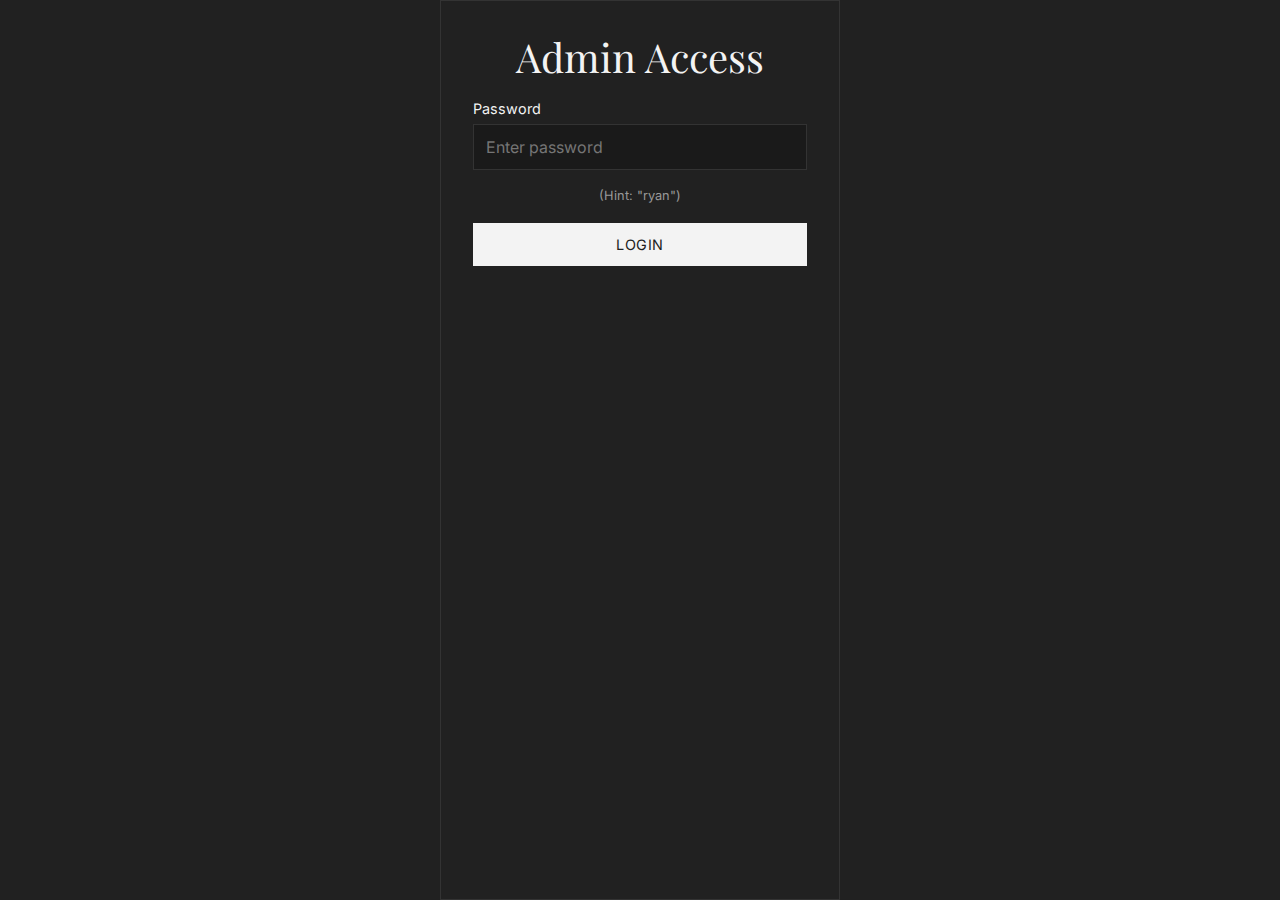
<file: admin.html>
<!DOCTYPE html>
<html lang="en">

<head>
    <meta charset="UTF-8">
    <meta name="viewport" content="width=device-width, initial-scale=1.0">
    <title>Admin Dashboard | 31blume</title>

    <!-- Fonts -->
    <link rel="preconnect" href="https://fonts.googleapis.com">
    <link
        href="https://fonts.googleapis.com/css2?family=Inter:wght@300;400;500&family=Playfair+Display:ital,wght@0,400;0,600;1,400&display=swap"
        rel="stylesheet">

    <!-- Styles -->
    <link rel="stylesheet" href="assets/css/style.css">
    <link rel="stylesheet" href="assets/css/components.css">

    <style>
        .dashboard-header {
            display: flex;
            justify-content: space-between;
            align-items: center;
            margin-bottom: 2rem;
            border-bottom: 1px solid var(--color-border);
            padding-bottom: 1rem;
        }

        .stat-card {
            background: var(--color-surface);
            padding: 1.5rem;
            border-radius: 4px;
            text-align: center;
            border: 1px solid var(--color-border);
        }

        .stat-value {
            font-size: 2rem;
            font-weight: 600;
            color: var(--color-text);
        }

        .booking-list {
            margin-top: 2rem;
        }

        .booking-item {
            background: var(--color-surface);
            border: 1px solid var(--color-border);
            padding: 1.5rem;
            margin-bottom: 1rem;
            border-radius: 4px;
            display: flex;
            justify-content: space-between;
            align-items: center;
        }

        .badge {
            display: inline-block;
            padding: 4px 8px;
            font-size: 0.75rem;
            border-radius: 4px;
            background: #333;
            color: #ccc;
            text-transform: uppercase;
        }

        .badge-confirmed {
            background: #d1fae5;
            color: #065f46;
        }

        /* Login Overlay */
        #login-overlay {
            position: fixed;
            top: 0;
            left: 0;
            right: 0;
            bottom: 0;
            right: 0;
            bottom: 0;
            background: var(--color-bg);
            z-index: 5000;
            display: flex;
            align-items: center;
            justify-content: center;
        }
    </style>
</head>

<body>
    <div class="test-site-banner">
        This is a test website. Visit <a href="https://31blume.com/31blume-1">31blume.com</a> for the real site.
    </div>


    <!-- Simple Auth Protection -->
    <div id="login-overlay">
        <div class="card" style="max-width: 400px; width: 90%;">
            <h2 class="text-center">Admin Access</h2>
            <form id="login-form">
                <div class="form-group">
                    <label class="form-label">Password</label>
                    <input type="password" id="admin-password" class="form-input" placeholder="Enter password">
                </div>
                <!-- Hint for User -->
                <p style="font-size: 0.8rem; color: #999; text-align: center; margin-bottom: 1rem;">(Hint: "ryan")</p>
                <button type="submit" class="btn btn-block">Login</button>
            </form>
        </div>
    </div>

    <!-- Nav -->
    <nav class="navbar container">
        <a href="index.html" class="logo">
            <img src="assets/images/logo.png" alt="31blume Logo">
            <span style="margin-left: 1rem; font-size: 1rem; color: var(--color-text-light);">Admin</span>
        </a>
        <div class="nav-links">
            <a href="index.html" class="nav-link">View Site</a>
            <a href="#" class="nav-link" id="logout-btn">Logout</a>
        </div>
    </nav>

    <main class="section container">
        <div class="dashboard-header">
            <h1>Dashboard</h1>
            <div class="tab-controls">
                <button class="btn btn-small" onclick="showTab('bookings')" id="tab-bookings">Bookings</button>
                <button class="btn btn-small btn-outline" onclick="showTab('settings')"
                    id="tab-settings">Availability</button>
            </div>
        </div>

        <!-- Bookings Tab -->
        <div id="view-bookings">
            <div class="grid"
                style="grid-template-columns: repeat(auto-fit, minmax(200px, 1fr)); gap: 1rem; margin-bottom: 2rem;">
                <div class="stat-card">
                    <div class="stat-value" id="total-bookings">0</div>
                    <div>Upcoming Bookings</div>
                </div>
                <div class="stat-card">
                    <div class="stat-value" id="total-revenue">$0</div>
                    <div>Estimated Revenue</div>
                </div>
            </div>

            <h3>Upcoming Sessions</h3>
            <div id="booking-list" class="booking-list">
                <!-- JS populated -->
                <p class="text-center" style="color: #999;">No bookings found.</p>
            </div>
        </div>

        <!-- Availability Settings Tab -->
        <div id="view-settings" class="hidden">
            <div style="max-width: 600px;">
                <h3>Manage Availability</h3>

                <form id="settings-form">
                    <div class="card" style="margin-bottom: 2rem;">
                        <h4 style="margin-bottom: 1rem;">Working Days</h4>
                        <div class="form-group flex" style="gap: 1rem; flex-wrap: wrap;">
                            <label><input type="checkbox" name="day" value="0"> Sun</label>
                            <label><input type="checkbox" name="day" value="1"> Mon</label>
                            <label><input type="checkbox" name="day" value="2"> Tue</label>
                            <label><input type="checkbox" name="day" value="3"> Wed</label>
                            <label><input type="checkbox" name="day" value="4"> Thu</label>
                            <label><input type="checkbox" name="day" value="5"> Fri</label>
                            <label><input type="checkbox" name="day" value="6"> Sat</label>
                        </div>
                    </div>

                    <div class="card" style="margin-bottom: 2rem;">
                        <h4 style="margin-bottom: 1rem;">Hours</h4>
                        <div class="grid" style="grid-template-columns: 1fr 1fr; gap: 1rem;">
                            <div class="form-group">
                                <label class="form-label">Start Hour (24h)</label>
                                <input type="number" id="hours-start" class="form-input" min="0" max="23">
                            </div>
                            <div class="form-group">
                                <label class="form-label">End Hour (24h)</label>
                                <input type="number" id="hours-end" class="form-input" min="0" max="23">
                            </div>
                        </div>
                    </div>

                    <div class="card" style="margin-bottom: 2rem;">
                        <h4 style="margin-bottom: 1rem;">Blocked Dates (YYYY-MM-DD)</h4>
                        <div class="form-group">
                            <textarea id="blocked-dates" class="form-textarea" rows="4"
                                placeholder="2026-12-25, 2026-01-01 (comma separated)"></textarea>
                        </div>
                    </div>

                    <button type="submit" class="btn">Save Changes</button>
                    <span id="save-msg"
                        style="margin-left: 1rem; color: var(--color-success); opacity: 0; transition: opacity 0.5s;">Saved!</span>
                </form>
            </div>
        </div>
    </main>

    <script src="assets/js/admin.js"></script>
</body>

</html>
</file>
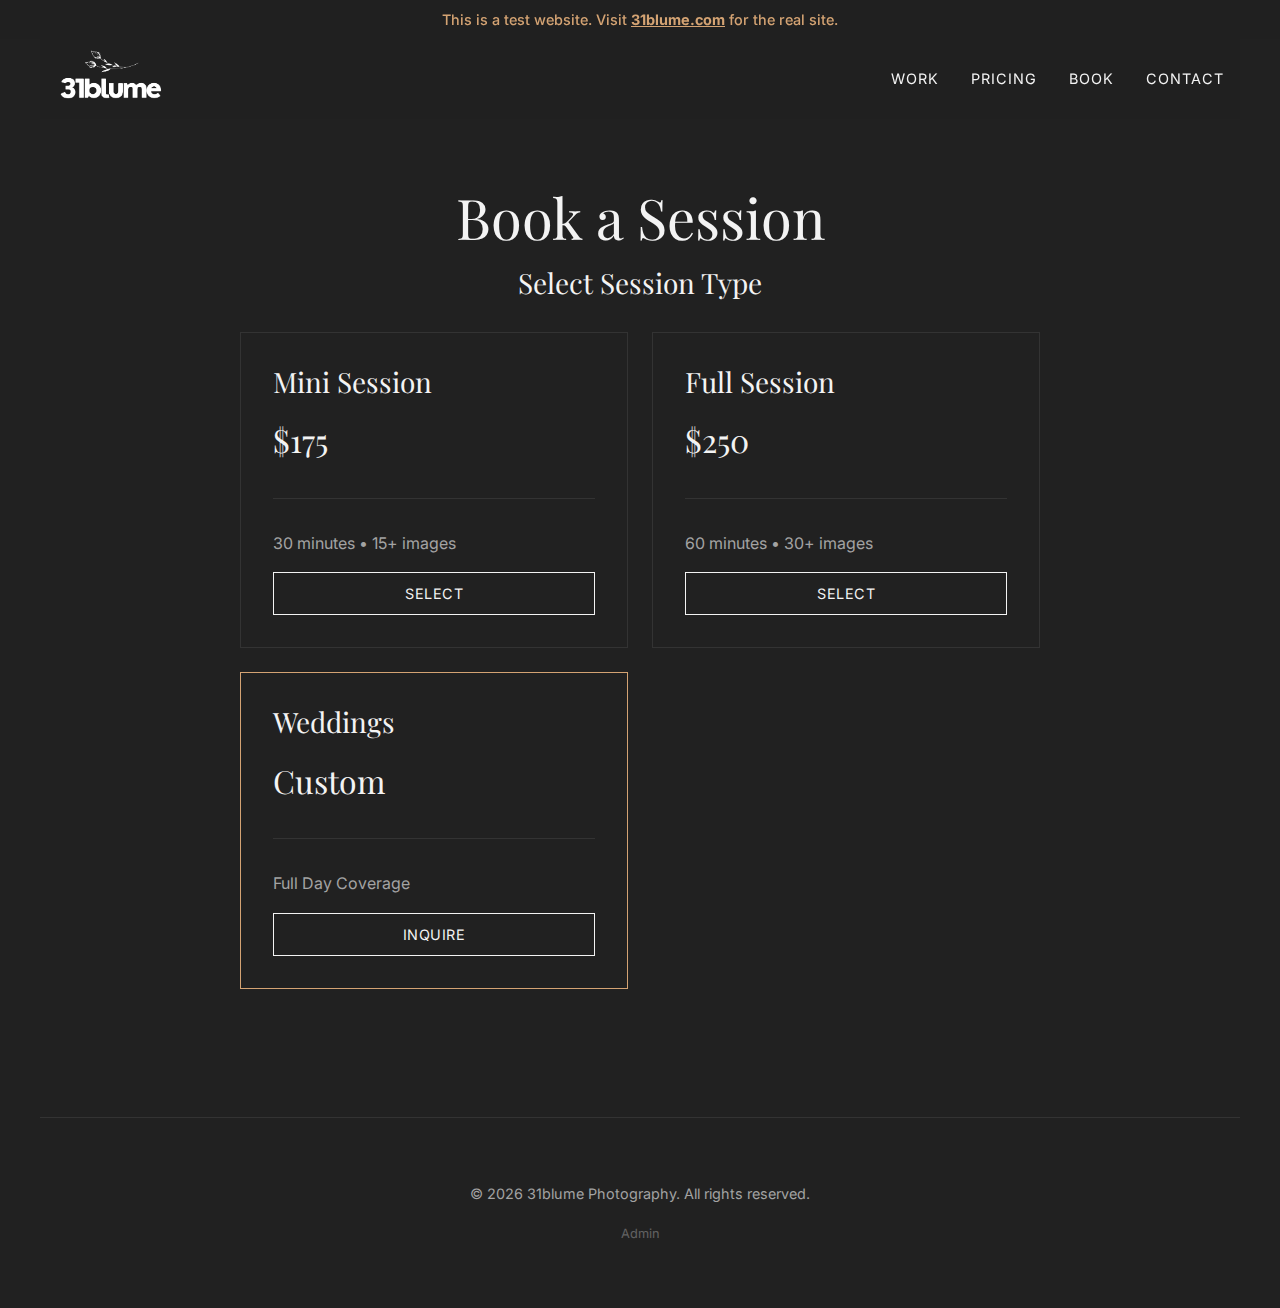
<file: book.html>
<!DOCTYPE html>
<html lang="en">

<head>
    <meta charset="UTF-8">
    <meta name="viewport" content="width=device-width, initial-scale=1.0">
    <title>Book a Session | 31blume</title>

    <!-- Fonts -->
    <link rel="preconnect" href="https://fonts.googleapis.com">
    <link rel="preconnect" href="https://fonts.gstatic.com" crossorigin>
    <link
        href="https://fonts.googleapis.com/css2?family=Inter:wght@300;400;500&family=Playfair+Display:ital,wght@0,400;0,600;1,400&display=swap"
        rel="stylesheet">

    <!-- Styles -->
    <link rel="stylesheet" href="assets/css/style.css">
    <link rel="stylesheet" href="assets/css/components.css">

    <style>
        /* Calendar Styles */
        .calendar-container {
            max-width: 400px;
            margin: 0 auto;
        }

        .calendar-header {
            display: flex;
            justify-content: space-between;
            align-items: center;
            margin-bottom: 1rem;
        }

        .calendar-grid {
            display: grid;
            grid-template-columns: repeat(7, 1fr);
            gap: 4px;
            text-align: center;
        }

        .calendar-day-header {
            font-size: 0.8rem;
            color: var(--color-text-light);
            padding-bottom: 8px;
        }

        .calendar-day {
            aspect-ratio: 1;
            display: flex;
            align-items: center;
            justify-content: center;
            cursor: pointer;
            border-radius: 4px;
            font-size: 0.9rem;
            transition: background 0.2s;
        }

        .calendar-day:hover:not(.disabled) {
            background-color: var(--color-surface);
            border: 1px solid var(--color-border);
        }

        .calendar-day.selected {
            background-color: var(--color-text);
            color: white;
        }

        .calendar-day.disabled {
            color: #ddd;
            cursor: not-allowed;
        }

        .calendar-day.today {
            border: 1px solid var(--color-text);
        }

        /* Time Slots */
        .time-slots {
            display: grid;
            grid-template-columns: repeat(auto-fill, minmax(80px, 1fr));
            gap: 10px;
            margin-top: 1.5rem;
        }

        .time-slot {
            padding: 8px;
            border: 1px solid var(--color-border);
            text-align: center;
            cursor: pointer;
            font-size: 0.9rem;
            border-radius: 4px;
        }

        .time-slot.selected {
            background-color: var(--color-text);
            color: white;
            border-color: var(--color-text);
        }

        .time-slot:hover:not(.selected) {
            background-color: var(--color-surface);
        }

        /* Wizard Logic */
        .step {
            display: none;
        }

        .step.active {
            display: block;
            animation: fadeUp 0.4s ease;
        }

        @keyframes fadeUp {
            from {
                opacity: 0;
                transform: translateY(10px);
            }

            to {
                opacity: 1;
                transform: translateY(0);
            }
        }
    </style>
</head>

<body>
    <div class="test-site-banner">
        This is a test website. Visit <a href="https://31blume.com/31blume-1">31blume.com</a> for the real site.
    </div>


    <!-- Nav -->
    <nav class="navbar container">
        <a href="index.html" class="logo">
            <img src="assets/images/logo.png" alt="31blume Logo">
        </a>
        <div class="menu-toggle" id="mobile-menu">
            <span class="bar">☰ Menu</span>
        </div>
        <div class="nav-links">
            <a href="index.html" class="nav-link">Work</a>
            <a href="pricing.html" class="nav-link">Pricing</a>
            <a href="book.html" class="nav-link">Book</a>
            <a href="contact.html" class="nav-link">Contact</a>
        </div>
    </nav>

    <main class="section container" style="max-width: 800px;">
        <h1 class="text-center">Book a Session</h1>

        <div id="booking-app">

            <!-- Step 1: Session Type -->
            <div id="step-1" class="step active">
                <h3 class="text-center" style="margin-bottom: 2rem;">Select Session Type</h3>
                <div class="grid" style="grid-template-columns: repeat(auto-fit, minmax(280px, 1fr)); gap: 1.5rem;">

                    <div class="card" onclick="selectSession('mini')"
                        style="cursor: pointer; transition: transform 0.2s;"
                        onmouseover="this.style.transform='translateY(-4px)'" onmouseout="this.style.transform='none'">
                        <div class="card-header">
                            <h3>Mini Session</h3>
                            <div class="card-price">$175</div>
                        </div>
                        <div class="card-body">
                            <p>30 minutes • 15+ images</p>
                            <button class="btn btn-block btn-outline" style="margin-top: 1rem;">Select</button>
                        </div>
                    </div>

                    <div class="card" onclick="selectSession('full')"
                        style="cursor: pointer; transition: transform 0.2s;"
                        onmouseover="this.style.transform='translateY(-4px)'" onmouseout="this.style.transform='none'">
                        <div class="card-header">
                            <h3>Full Session</h3>
                            <div class="card-price">$250</div>
                        </div>
                        <div class="card-body">
                            <p>60 minutes • 30+ images</p>
                            <button class="btn btn-block btn-outline" style="margin-top: 1rem;">Select</button>
                        </div>
                    </div>

                    <div class="card" onclick="window.location.href='contact.html'"
                        style="cursor: pointer; transition: transform 0.2s; border-color: var(--color-accent);"
                        onmouseover="this.style.transform='translateY(-4px)'" onmouseout="this.style.transform='none'">
                        <div class="card-header">
                            <h3>Weddings</h3>
                            <div class="card-price">Custom</div>
                        </div>
                        <div class="card-body">
                            <p>Full Day Coverage</p>
                            <button class="btn btn-block btn-outline" style="margin-top: 1rem;">Inquire</button>
                        </div>
                    </div>

                </div>
            </div>

            <!-- Step 2: Date & Time -->
            <div id="step-2" class="step">
                <div style="margin-bottom: 2rem;">
                    <button class="btn-small btn-outline" onclick="goToStep(1)">← Back</button>
                </div>

                <div class="grid" style="grid-template-columns: repeat(auto-fit, minmax(300px, 1fr)); gap: 3rem;">
                    <div>
                        <h3 class="text-center">Select Date</h3>
                        <div class="calendar-container">
                            <div class="calendar-header">
                                <button class="btn-small btn-outline" id="prev-month">&lt;</button>
                                <span id="current-month" style="font-weight: 600;">August 2026</span>
                                <button class="btn-small btn-outline" id="next-month">&gt;</button>
                            </div>
                            <div class="calendar-grid" id="calendar-grid">
                                <!-- JS Injected -->
                            </div>
                        </div>
                    </div>

                    <div>
                        <h3 class="text-center">Select Time</h3>
                        <div id="time-slots-container" class="time-slots">
                            <p class="text-center" style="grid-column: 1/-1; color: var(--color-text-light);">Select a
                                date to see available times.</p>
                        </div>
                    </div>
                </div>
            </div>

            <!-- Step 3: Details -->
            <div id="step-3" class="step">
                <div style="margin-bottom: 2rem;">
                    <button class="btn-small btn-outline" onclick="goToStep(2)">← Back</button>
                </div>

                <div style="max-width: 500px; margin: 0 auto;">
                    <h3 class="text-center">Your Details</h3>
                    <div class="card"
                        style="background: var(--color-surface); margin-bottom: 2rem; border: 1px solid var(--color-border);">
                        <p><strong>Session:</strong> <span id="summary-type">Mini Session</span></p>
                        <p><strong>Date:</strong> <span id="summary-date">October 12, 2026</span></p>
                        <p><strong>Time:</strong> <span id="summary-time">10:00 AM</span></p>
                        <p><strong>Price:</strong> <span id="summary-price">$175</span></p>
                    </div>

                    <form id="booking-form" onsubmit="handleBookingSubmit(event)">
                        <div class="form-group">
                            <label class="form-label" for="client-name">Full Name</label>
                            <input type="text" id="client-name" class="form-input" required>
                        </div>
                        <div class="form-group">
                            <label class="form-label" for="client-email">Email Address</label>
                            <input type="email" id="client-email" class="form-input" required>
                        </div>
                        <div class="form-group">
                            <label class="form-label" for="client-phone">Phone Number</label>
                            <input type="tel" id="client-phone" class="form-input" required>
                        </div>
                        <div class="form-group">
                            <label class="form-label" for="client-notes">Notes (Optional)</label>
                            <textarea id="client-notes" class="form-textarea" rows="3"></textarea>
                        </div>

                        <div
                            style="background: rgba(212, 163, 115, 0.1); border: 1px solid var(--color-accent); color: var(--color-text); padding: 1rem; border-radius: 4px; font-size: 0.9rem; margin-bottom: 1.5rem;">
                            <strong>Note:</strong> A 50% deposit will be required to confirm this booking.
                        </div>

                        <button type="submit" class="btn btn-block">Confirm Booking</button>
                    </form>
                </div>
            </div>

            <!-- Step 4: Success -->
            <div id="step-4" class="step">
                <div class="text-center" style="max-width: 600px; margin: 0 auto; padding: 3rem 0;">
                    <div style="font-size: 4rem; color: var(--color-accent); margin-bottom: 1rem;">✓</div>
                    <h2>Booking Requested!</h2>
                    <p style="font-size: 1.1rem; margin-bottom: 2rem;">Thank you, <span id="success-name">Client</span>.
                        We have received your booking request.</p>
                    <p>A confirmation email has been sent to <strong id="success-email">email@example.com</strong> with
                        payment details for the deposit.</p>

                    <div style="margin-top: 3rem;">
                        <a href="index.html" class="btn btn-outline">Back to Home</a>
                    </div>
                </div>
            </div>

        </div>
    </main>

    <!-- Footer -->
    <footer class="footer container text-center">
        <p>&copy; 2026 31blume Photography. All rights reserved.</p>
        <div style="margin-top: 1rem;">
            <a href="admin.html"
                style="color: var(--color-text-light); text-decoration: none; font-size: 0.8rem; opacity: 0.5;">Admin</a>
        </div>
    </footer>

    <!-- Scripts -->
    <script src="assets/js/app.js"></script>
    <script src="assets/js/booking.js"></script> <!-- Core Booking Logic -->
</body>

</html>
</file>
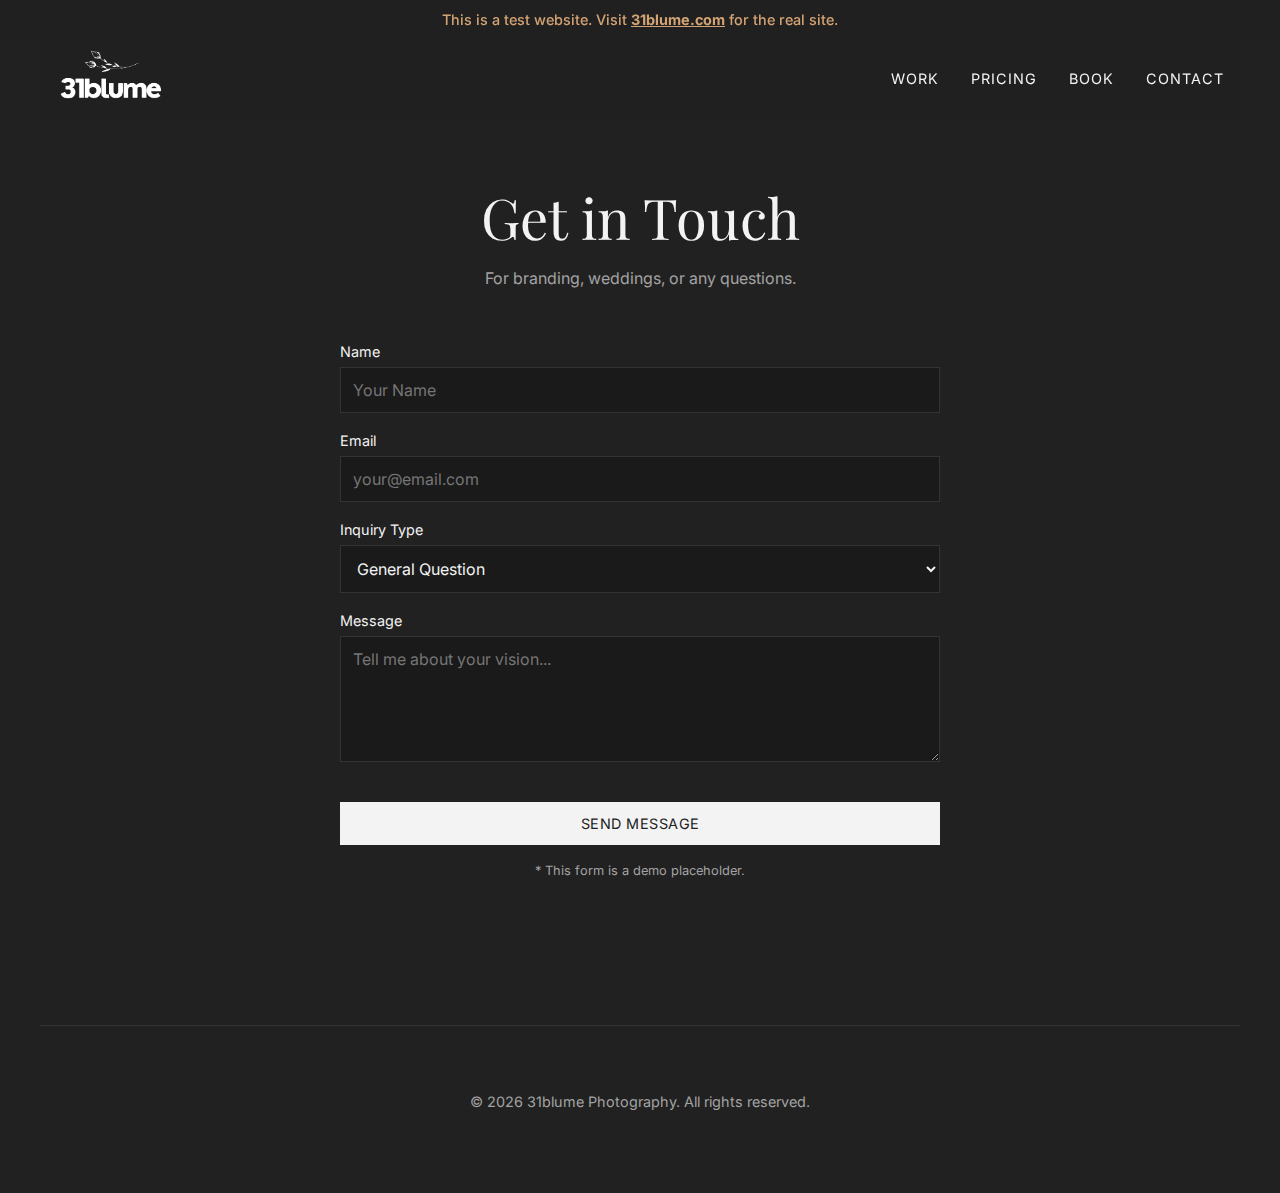
<file: contact.html>
<!DOCTYPE html>
<html lang="en">

<head>
    <meta charset="UTF-8">
    <meta name="viewport" content="width=device-width, initial-scale=1.0">
    <title>Contact | 31blume</title>

    <!-- Fonts -->
    <link rel="preconnect" href="https://fonts.googleapis.com">
    <link rel="preconnect" href="https://fonts.gstatic.com" crossorigin>
    <link
        href="https://fonts.googleapis.com/css2?family=Inter:wght@300;400;500&family=Playfair+Display:ital,wght@0,400;0,600;1,400&display=swap"
        rel="stylesheet">

    <!-- Styles -->
    <link rel="stylesheet" href="assets/css/style.css">
    <link rel="stylesheet" href="assets/css/components.css">
</head>

<body>
    <div class="test-site-banner">
        This is a test website. Visit <a href="https://31blume.com/31blume-1">31blume.com</a> for the real site.
    </div>


    <!-- Nav -->
    <nav class="navbar container">
        <a href="index.html" class="logo">
            <img src="assets/images/logo.png" alt="31blume Logo">
        </a>
        <div class="menu-toggle" id="mobile-menu">
            <span class="bar">☰ Menu</span>
        </div>
        <div class="nav-links">
            <a href="index.html" class="nav-link">Work</a>
            <a href="pricing.html" class="nav-link">Pricing</a>
            <a href="book.html" class="nav-link">Book</a>
            <a href="contact.html" class="nav-link">Contact</a>
        </div>
    </nav>

    <main class="section container" style="max-width: 600px;">
        <h1 class="text-center">Get in Touch</h1>
        <p class="text-center" style="margin-bottom: 3rem;">For branding, weddings, or any questions.</p>

        <form>
            <div class="form-group">
                <label class="form-label" for="name">Name</label>
                <input type="text" id="name" class="form-input" placeholder="Your Name">
            </div>

            <div class="form-group">
                <label class="form-label" for="email">Email</label>
                <input type="email" id="email" class="form-input" placeholder="your@email.com">
            </div>

            <div class="form-group">
                <label class="form-label" for="inquiry">Inquiry Type</label>
                <select id="inquiry" class="form-select">
                    <option>General Question</option>
                    <option>Wedding Inquiry</option>
                    <option>Branding/Business</option>
                    <option>Other</option>
                </select>
            </div>

            <div class="form-group">
                <label class="form-label" for="message">Message</label>
                <textarea id="message" class="form-textarea" rows="5"
                    placeholder="Tell me about your vision..."></textarea>
            </div>

            <div style="margin-top: 2rem;">
                <button type="submit" class="btn btn-block">Send Message</button>
            </div>

            <!-- Placeholder for functional logic -->
            <p style="margin-top: 1rem; font-size: 0.8rem; text-align: center; color: var(--color-text-light);">
                * This form is a demo placeholder.
            </p>
        </form>
    </main>

    <!-- Footer -->
    <footer class="footer container text-center">
        <p>&copy; 2026 31blume Photography. All rights reserved.</p>
    </footer>

    <!-- Scripts -->
    <script src="assets/js/app.js"></script>
</body>

</html>
</file>
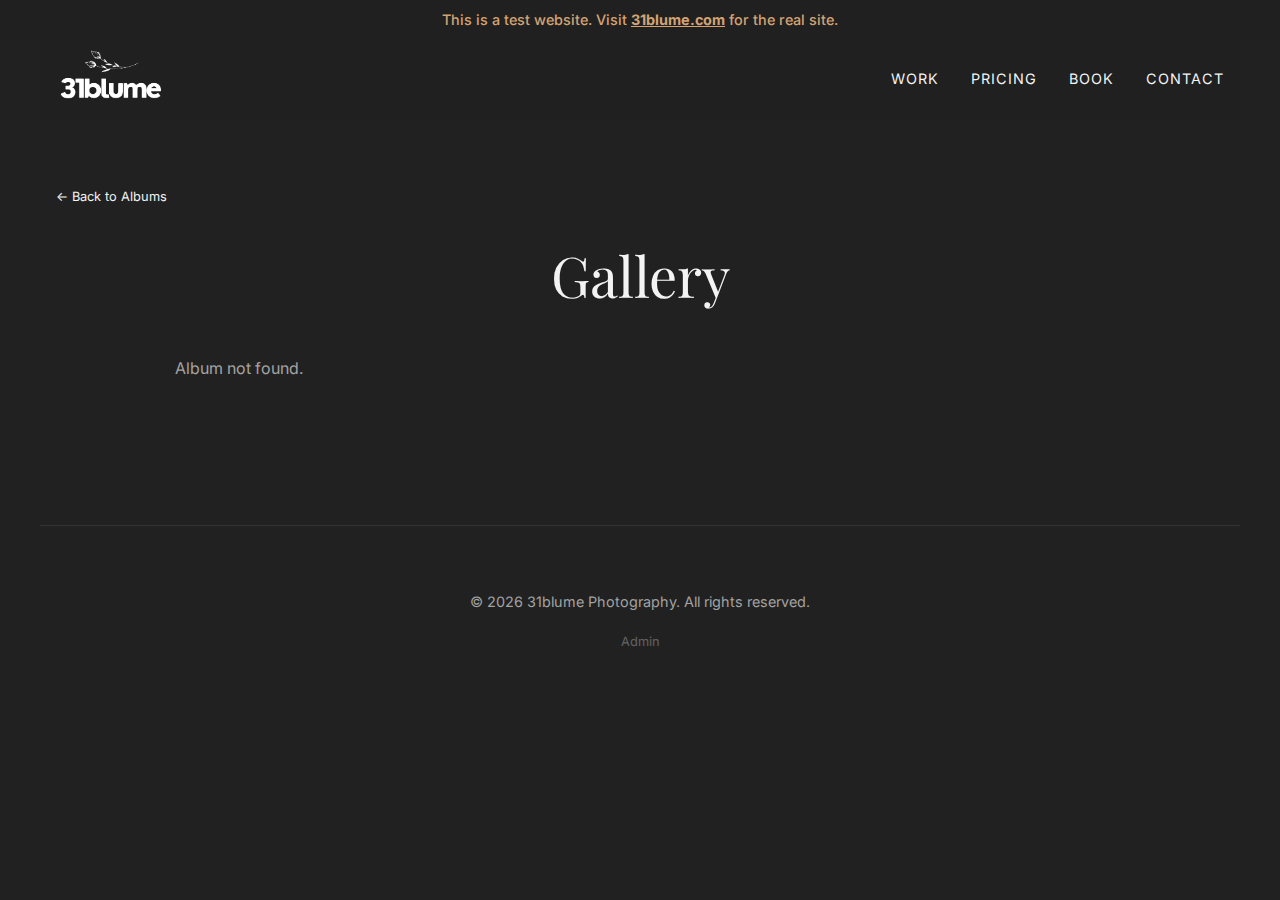
<file: gallery.html>
<!DOCTYPE html>
<html lang="en">

<head>
    <meta charset="UTF-8">
    <meta name="viewport" content="width=device-width, initial-scale=1.0">
    <title>Gallery | 31blume</title>

    <!-- Fonts -->
    <link rel="preconnect" href="https://fonts.googleapis.com">
    <link rel="preconnect" href="https://fonts.gstatic.com" crossorigin>
    <link
        href="https://fonts.googleapis.com/css2?family=Inter:wght@300;400;500&family=Playfair+Display:ital,wght@0,400;0,600;1,400&display=swap"
        rel="stylesheet">

    <!-- Styles -->
    <link rel="stylesheet" href="assets/css/style.css">
    <link rel="stylesheet" href="assets/css/components.css">
</head>

<body>
    <div class="test-site-banner">
        This is a test website. Visit <a href="https://31blume.com/31blume-1">31blume.com</a> for the real site.
    </div>

    <!-- Nav -->
    <nav class="navbar container">
        <a href="index.html" class="logo">
            <img src="assets/images/logo.png" alt="31blume Logo">
        </a>
        <div class="menu-toggle" id="mobile-menu">
            <span class="bar">☰ Menu</span>
        </div>
        <div class="nav-links">
            <a href="index.html" class="nav-link">Work</a>
            <a href="pricing.html" class="nav-link">Pricing</a>
            <a href="book.html" class="nav-link">Book</a>
            <a href="contact.html" class="nav-link">Contact</a>
        </div>
    </nav>

    <main class="section container">
        <div style="margin-bottom: 2rem;">
            <a href="index.html" class="btn-small btn-outline">← Back to Albums</a>
        </div>

        <h1 class="text-center" style="margin-bottom: 3rem; text-transform: capitalize;" id="gallery-title">Gallery</h1>

        <div class="gallery-grid" id="gallery-grid">
            <!-- JS populated -->
        </div>
    </main>

    <!-- Footer -->
    <footer class="footer container text-center">
        <p>&copy; 2026 31blume Photography. All rights reserved.</p>
        <div style="margin-top: 1rem;">
            <a href="admin.html"
                style="color: var(--color-text-light); text-decoration: none; font-size: 0.8rem; opacity: 0.5;">Admin</a>
        </div>
    </footer>

    <!-- Scripts -->
    <script src="assets/js/gallery_data.js"></script> <!-- Generated Manifest -->
    <script src="assets/js/app.js"></script>
    <script>
        document.addEventListener('DOMContentLoaded', () => {
            const urlParams = new URLSearchParams(window.location.search);
            const album = urlParams.get('album');

            if (album && GALLERY_DATA && GALLERY_DATA[album]) {
                document.getElementById('gallery-title').textContent = album;

                const grid = document.getElementById('gallery-grid');
                const images = GALLERY_DATA[album];

                images.forEach(img => {
                    const div = document.createElement('div');
                    div.className = 'gallery-item';
                    div.innerHTML = `<img src="assets/images/gallery/${album}/${img}" alt="${album}" loading="lazy">`;
                    grid.appendChild(div);
                });

                // Re-init lightbox if needed
                if (typeof createLightbox === 'function') createLightbox();

            } else {
                document.getElementById('gallery-grid').innerHTML = '<p class="text-center">Album not found.</p>';
            }
        });
    </script>
</body>

</html>
</file>
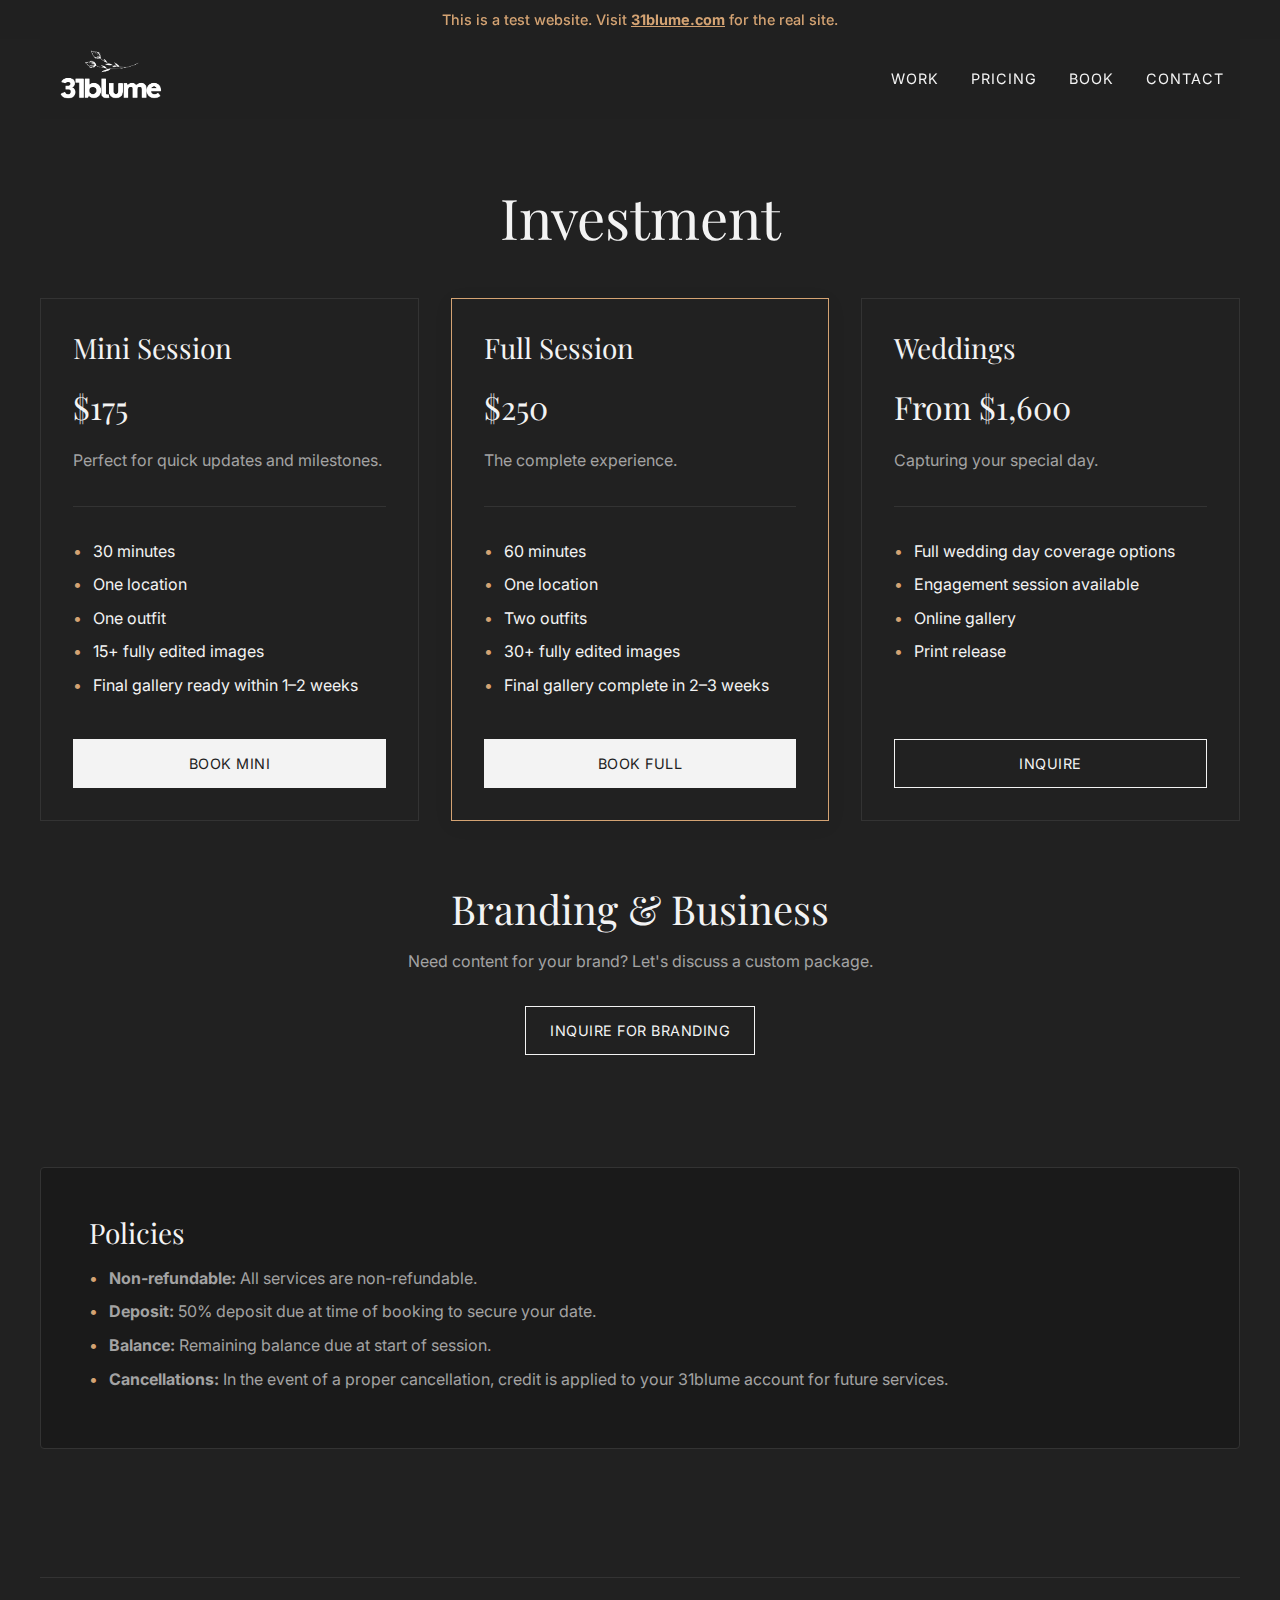
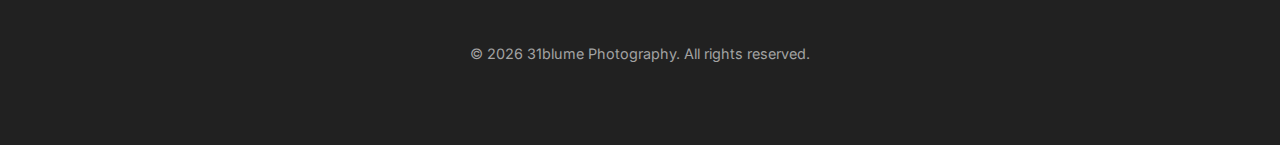
<file: pricing.html>
<!DOCTYPE html>
<html lang="en">

<head>
    <meta charset="UTF-8">
    <meta name="viewport" content="width=device-width, initial-scale=1.0">
    <title>Pricing | 31blume</title>

    <!-- Fonts -->
    <link rel="preconnect" href="https://fonts.googleapis.com">
    <link rel="preconnect" href="https://fonts.gstatic.com" crossorigin>
    <link
        href="https://fonts.googleapis.com/css2?family=Inter:wght@300;400;500&family=Outfit:wght@300;400;600&family=Playfair+Display:ital,wght@0,400;0,600;1,400&display=swap"
        rel="stylesheet">

    <!-- Styles -->
    <link rel="stylesheet" href="assets/css/style.css">
    <link rel="stylesheet" href="assets/css/components.css">
</head>

<body>
    <div class="test-site-banner">
        This is a test website. Visit <a href="https://31blume.com/31blume-1">31blume.com</a> for the real site.
    </div>


    <!-- Nav -->
    <nav class="navbar container">
        <a href="index.html" class="logo">
            <img src="assets/images/logo.png" alt="31blume Logo">
        </a>
        <div class="menu-toggle" id="mobile-menu">
            <span class="bar">☰ Menu</span>
        </div>
        <div class="nav-links">
            <a href="index.html" class="nav-link">Work</a>
            <a href="pricing.html" class="nav-link">Pricing</a>
            <a href="book.html" class="nav-link">Book</a>
            <a href="contact.html" class="nav-link">Contact</a>
        </div>
    </nav>

    <main class="section container">
        <h1 class="text-center" style="margin-bottom: 3rem;">Investment</h1>

        <div class="grid" style="grid-template-columns: repeat(auto-fit, minmax(300px, 1fr)); gap: 2rem;">

            <!-- Mini Session -->
            <div class="card">
                <div class="card-header">
                    <h3>Mini Session</h3>
                    <div class="card-price">$175</div>
                    <p>Perfect for quick updates and milestones.</p>
                </div>
                <div class="card-body">
                    <ul class="feature-list">
                        <li>30 minutes</li>
                        <li>One location</li>
                        <li>One outfit</li>
                        <li>15+ fully edited images</li>
                        <li>Final gallery ready within 1–2 weeks</li>
                    </ul>
                </div>
                <div style="margin-top: 2rem;">
                    <a href="book.html?type=mini" class="btn btn-block">Book Mini</a>
                </div>
            </div>

            <!-- Full Session -->
            <div class="card" style="border-color: var(--color-accent); box-shadow: 0 4px 20px rgba(0,0,0,0.05);">
                <div class="card-header">
                    <h3>Full Session</h3>
                    <div class="card-price">$250</div>
                    <p>The complete experience.</p>
                </div>
                <div class="card-body">
                    <ul class="feature-list">
                        <li>60 minutes</li>
                        <li>One location</li>
                        <li>Two outfits</li>
                        <li>30+ fully edited images</li>
                        <li>Final gallery complete in 2–3 weeks</li>
                    </ul>
                </div>
                <div style="margin-top: 2rem;">
                    <a href="book.html?type=full" class="btn btn-block">Book Full</a>
                </div>
            </div>

            <!-- Weddings -->
            <div class="card">
                <div class="card-header">
                    <h3>Weddings</h3>
                    <div class="card-price">From $1,600</div>
                    <p>Capturing your special day.</p>
                </div>
                <div class="card-body">
                    <ul class="feature-list">
                        <li>Full wedding day coverage options</li>
                        <li>Engagement session available</li>
                        <li>Online gallery</li>
                        <li>Print release</li>
                    </ul>
                </div>
                <div style="margin-top: 2rem;">
                    <a href="contact.html" class="btn btn-block btn-outline">Inquire</a>
                </div>
            </div>

        </div>

        <!-- Branding -->
        <div class="section" style="max-width: 800px; margin: 0 auto; text-align: center;">
            <h2>Branding & Business</h2>
            <p>Need content for your brand? Let's discuss a custom package.</p>
            <a href="contact.html" class="btn btn-outline" style="margin-top: 1rem;">Inquire for Branding</a>
        </div>

        <!-- Policies -->
        <div class="section"
            style="background: var(--color-surface); padding: 3rem; margin-top: 3rem; border-radius: 4px; border: 1px solid var(--color-border);">
            <h3>Policies</h3>
            <ul class="feature-list" style="color: var(--color-text-light);">
                <li><strong>Non-refundable:</strong> All services are non-refundable.</li>
                <li><strong>Deposit:</strong> 50% deposit due at time of booking to secure your date.</li>
                <li><strong>Balance:</strong> Remaining balance due at start of session.</li>
                <li><strong>Cancellations:</strong> In the event of a proper cancellation, credit is applied to your
                    31blume account for future services.</li>
            </ul>
        </div>

    </main>

    <!-- Footer -->
    <footer class="footer container text-center">
        <p>&copy; 2026 31blume Photography. All rights reserved.</p>
    </footer>

    <!-- Scripts -->
    <script src="assets/js/app.js"></script>
</body>

</html>
</file>
<file: assets/css/style.css>
/* 31blume Global Styles */

:root {
  /* Colors - Dark Mode */
  --color-bg: #212121;
  --color-surface: #1a1a1a;
  /* Even darker for cards/nav */
  --color-text: #f3f3f3;
  --color-text-light: #a3a3a3;
  --color-accent: #d4a373;
  /* Keep the elegant gold/earth tone */
  --color-border: #333333;
  --color-error: #ef4444;
  --color-success: #10b981;

  /* Fonts */
  --font-main: 'Inter', -apple-system, BlinkMacSystemFont, sans-serif;
  --font-serif: 'Playfair Display', serif;
  /* For headings */

  /* Spacing */
  --spacing-xs: 0.5rem;
  --spacing-sm: 1rem;
  --spacing-md: 2rem;
  --spacing-lg: 4rem;
  --spacing-xl: 8rem;

  /* Layout */
  --container-width: 1200px;
  --header-height: 80px;
}

/* Reset */
*,
*::before,
*::after {
  box-sizing: border-box;
  margin: 0;
  padding: 0;
}

html {
  scroll-behavior: smooth;
}

body {
  font-family: var(--font-main);
  background-color: var(--color-bg);
  color: var(--color-text);
  line-height: 1.6;
  -webkit-font-smoothing: antialiased;
}

img {
  max-width: 100%;
  display: block;
}

/* Typography */
h1,
h2,
h3,
h4,
h5,
h6 {
  font-family: var(--font-serif);
  font-weight: 400;
  line-height: 1.2;
  margin-bottom: var(--spacing-sm);
}

h1 {
  font-size: 3.5rem;
}

h2 {
  font-size: 2.5rem;
}

h3 {
  font-size: 1.75rem;
}

p {
  margin-bottom: var(--spacing-sm);
  color: var(--color-text-light);
}

a {
  color: inherit;
  text-decoration: none;
  transition: opacity 0.2s;
}

a:hover {
  opacity: 0.7;
}

/* Utilities */
.container {
  max-width: var(--container-width);
  margin: 0 auto;
  padding: 0 var(--spacing-sm);
}

.text-center {
  text-align: center;
}

.text-right {
  text-align: right;
}

.flex {
  display: flex;
}

.grid {
  display: grid;
}

.hidden {
  display: none !important;
}

.section {
  padding: var(--spacing-lg) 0;
}

/* Mobile */
@media (max-width: 768px) {
  h1 {
    font-size: 2.5rem;
  }

  h2 {
    font-size: 2rem;
  }

  .section {
    padding: var(--spacing-md) 0;
  }
}
</file>
<file: assets/css/components.css>
/* Components */

/* Buttons */
.btn {
    display: inline-block;
    padding: 12px 24px;
    background-color: var(--color-text);
    color: var(--color-bg);
    border: 1px solid var(--color-text);
    font-family: var(--font-main);
    font-size: 0.9rem;
    letter-spacing: 0.5px;
    text-transform: uppercase;
    cursor: pointer;
    transition: all 0.2s ease;
}

.btn:hover {
    background-color: transparent;
    color: var(--color-text);
    opacity: 1;
    /* Override default link hover */
}

.btn-outline {
    background-color: transparent;
    color: var(--color-text);
}

.btn-outline:hover {
    background-color: var(--color-text);
    color: var(--color-bg);
}

.btn-small {
    padding: 8px 16px;
    font-size: 0.8rem;
}

.btn-block {
    display: block;
    width: 100%;
    text-align: center;
}

.btn-disabled {
    opacity: 0.5;
    pointer-events: none;
    background-color: var(--color-text-light);
    border-color: var(--color-text-light);
}

/* Inputs */
.form-group {
    margin-bottom: var(--spacing-sm);
}

.form-label {
    display: block;
    font-size: 0.9rem;
    margin-bottom: 4px;
    color: var(--color-text);
}

.form-input,
.form-select,
.form-textarea {
    width: 100%;
    padding: 12px;
    border: 1px solid var(--color-border);
    font-family: var(--font-main);
    font-size: 1rem;
    outline: none;
    transition: border-color 0.2s;
    background: var(--color-surface);
    color: var(--color-text);
}


.form-input:focus,
.form-select:focus,
.form-textarea:focus {
    border-color: var(--color-text);
}

.form-error {
    color: var(--color-error);
    font-size: 0.85rem;
    margin-top: 4px;
    display: none;
}

/* Navbar */
.navbar {
    height: var(--header-height);
    display: flex;
    align-items: center;
    justify-content: space-between;
    border-bottom: 1px solid transparent;
    position: sticky;
    position: sticky;
    top: 0;
    background: rgba(33, 33, 33, 0.95);
    z-index: 1000;
    transition: border-color 0.3s;
}

.navbar.scrolled {
    border-color: var(--color-border);
}

.logo {
    display: flex;
    align-items: center;
}

.logo img {
    height: 60px;
    /* Adjust based on new design */
    width: auto;
}

.nav-links {
    display: flex;
    gap: var(--spacing-md);
}

.nav-link {
    font-size: 0.9rem;
    text-transform: uppercase;
    letter-spacing: 1px;
}

.menu-toggle {
    display: none;
    font-size: 1.5rem;
    cursor: pointer;
}

/* Mobile Nav */
@media (max-width: 768px) {
    .nav-links {
        display: none;
        /* JS to toggle */
        position: absolute;
        top: var(--header-height);
        left: 0;
        left: 0;
        right: 0;
        background: var(--color-bg);
        flex-direction: column;
        padding: var(--spacing-md);
        border-bottom: 1px solid var(--color-border);
        text-align: center;
    }

    .nav-links.active {
        display: flex;
    }

    .menu-toggle {
        display: block;
    }
}

/* Footer */
.footer {
    padding: var(--spacing-lg) 0;
    border-top: 1px solid var(--color-border);
    margin-top: var(--spacing-lg);
    font-size: 0.9rem;
    color: var(--color-text-light);
}

/* Cards (Pricing/Info) */
.card {
    border: 1px solid var(--color-border);
    padding: var(--spacing-md);
    height: 100%;
    display: flex;
    flex-direction: column;
}

.card-header {
    margin-bottom: var(--spacing-md);
    border-bottom: 1px solid var(--color-border);
    padding-bottom: var(--spacing-sm);
}

.card-price {
    font-size: 2rem;
    font-family: var(--font-serif);
    margin: var(--spacing-sm) 0;
}

.card-body {
    flex-grow: 1;
}

.feature-list {
    list-style: none;
}

.feature-list li {
    margin-bottom: 8px;
    padding-left: 20px;
    position: relative;
}

.feature-list li::before {
    content: "•";
    position: absolute;
    left: 0;
    color: var(--color-accent);
}

/* Modal/Lightbox */
.modal-overlay {
    position: fixed;
    top: 0;
    left: 0;
    right: 0;
    bottom: 0;
    background: rgba(0, 0, 0, 0.9);
    z-index: 2000;
    display: flex;
    align-items: center;
    justify-content: center;
    opacity: 0;
    pointer-events: none;
    transition: opacity 0.3s;
}

.modal-overlay.open {
    opacity: 1;
    pointer-events: auto;
}

.modal-content {
    max-width: 90%;
    max-height: 90%;
    position: relative;
}


.modal-close {
    position: absolute;
    top: -40px;
    right: 0;
    color: white;
    font-size: 2rem;
    cursor: pointer;
}

/* Hero Section */
.hero {
    height: 90vh;
    min-height: 600px;
    position: relative;
    display: flex;
    align-items: center;
    justify-content: center;
    overflow: hidden;
    margin-top: calc(var(--header-height) * -1);
    /* Underlay navbar */
    padding-top: var(--header-height);
}

.hero-bg {
    position: absolute;
    top: 0;
    left: 0;
    width: 100%;
    height: 100%;
    z-index: -1;
}

.hero-bg img {
    width: 100%;
    height: 100%;
    object-fit: cover;
    filter: brightness(0.85);
    /* Slight dim for text readability */
}

.hero-bg picture {
    display: block;
    width: 100%;
    height: 100%;
}

.hero-content {
    text-align: center;
    color: white;
    z-index: 1;
    max-width: 800px;
    padding: var(--spacing-md);
    opacity: 0;
    animation: fadeInName 1.2s ease forwards 0.5s;
}

.hero-subtitle {
    font-size: 1.2rem;
    margin-bottom: 2rem;
    color: #f0f0f0;
}

.hero-btn {
    color: white;
    border-color: white;
    padding: 15px 30px;
    background: rgba(255, 255, 255, 0.25);
    backdrop-filter: blur(10px);
    -webkit-backdrop-filter: blur(10px);
}

@media (max-width: 768px) {
    .hero-content {
        /* Reset container position so p and button stay centered */
    }

    .hero-content h1 {
        color: #212121;
        position: relative;
        top: -18vh;
    }
}

@keyframes fadeInName {
    from {
        opacity: 0;
        transform: translateY(20px);
    }

    to {
        opacity: 1;
        transform: translateY(0);
    }
}

/* Gallery Grid */
.gallery-grid {
    display: grid;
    grid-template-columns: repeat(auto-fill, minmax(350px, 1fr));
    gap: 4px;
    /* Minimal gap for modern look */
}

.gallery-item {
    position: relative;
    overflow: hidden;
    cursor: pointer;
    aspect-ratio: 2/3;
    opacity: 0;
    animation: fadeIn 0.8s ease forwards;
}

.gallery-item:nth-child(even) {
    animation-delay: 0.1s;
}

.gallery-item:nth-child(odd) {
    animation-delay: 0.2s;
}

.gallery-item img {
    width: 100%;
    height: 100%;
    object-fit: cover;
    transition: transform 0.6s cubic-bezier(0.25, 0.46, 0.45, 0.94);
}

.gallery-item:hover img {
    transform: scale(1.05);
}

@keyframes fadeIn {
    from {
        opacity: 0;
    }

    to {
        opacity: 1;
    }
}

/* Test Site Banner */
.test-site-banner {
    background-color: rgba(33, 33, 33, 0.95);
    color: var(--color-accent);
    /* Enforce dark text for contrast on gold/accent */
    text-align: center;
    padding: 8px;
    font-size: 0.9rem;
    font-weight: 500;
    position: relative;
    z-index: 2000;
}

.test-site-banner a {
    color: var(--color-accent);
    text-decoration: underline;
    font-weight: 700;
}
</file>
